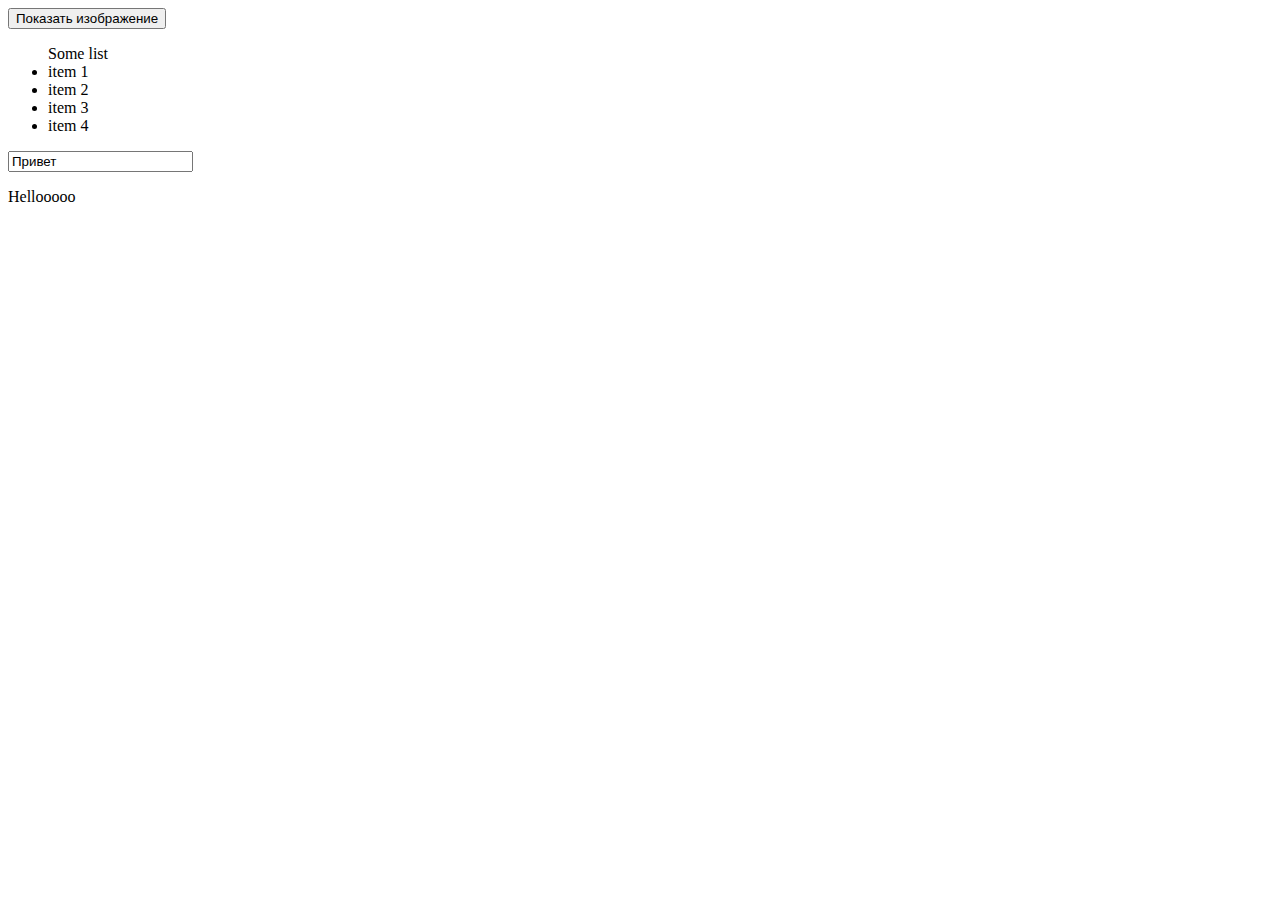
<file: index.html>
<!DOCTYPE html>
<html lang="en">
<head>
    <meta charset="UTF-8">
    <meta name="viewport" content="width=device-width, initial-scale=1.0">
    <title>Document</title>
    <style>
        .one {
            background-color: aqua;
        }

        .two {
            color: brown;
        }
    </style>
</head>
<body>
    <button onclick="showImage()">Показать изображение</button>
    <ul> Some list
        <li>item 1</li>
        <li>item 2</li>
        <li>item 3</li>
        <li>item 4</li>
    </ul>
    <input id= "input" value = "Привет">
    <div id="elem">
        <p>Hellooooo</p>
    </div>

    <!-- <script src="test.js"></script> -->
    <script>
        
    </script>
</body>
</html>
</file>
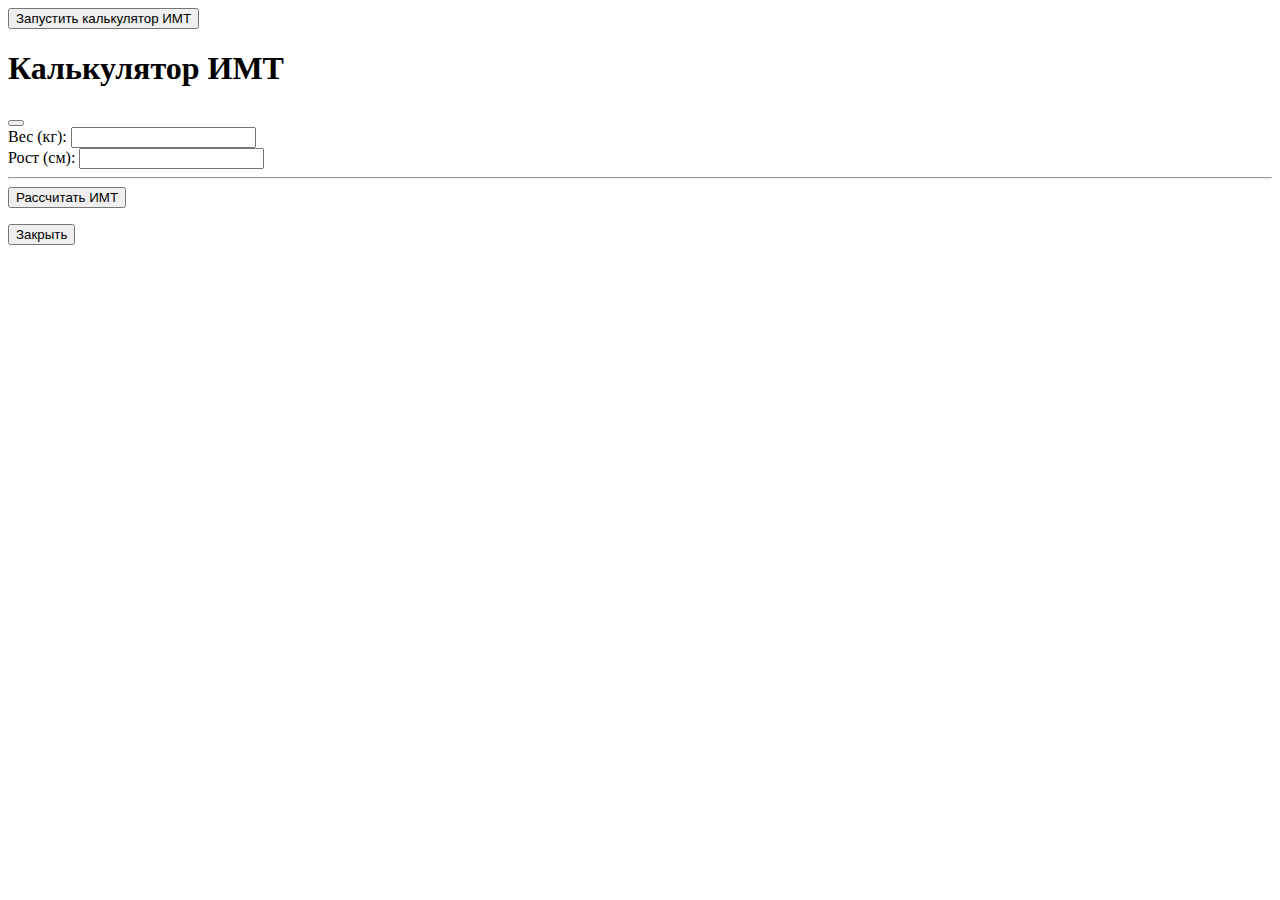
<file: bmi-calculator/index.html>
<!DOCTYPE html>
<html lang="ru">
<head>
    <meta charset="UTF-8">
    <meta name="viewport" content="width=device-width, initial-scale=1.0">
    <title>Калькулятор ИМТ</title>
    <link href="https://cdn.jsdelivr.net/npm/bootstrap@5.3.0/dist/css/bootstrap.min.css" rel="stylesheet" integrity="sha384-9ndCyUaIbzAi2FUVXJi0CjmCapSmO7SnpJef0486qhLnuZ2cdeRhO02iuK6FUUVM" crossorigin="anonymous">
</head>
<body>
    <div class="container min-vw-100 min-vh-100 d-flex justify-content-center align-items-center">
        <!-- Button trigger modal -->
        <button type="button" class="btn btn-primary fw-bold fs-4" data-bs-toggle="modal" data-bs-target="#staticBackdrop">
        Запустить калькулятор ИМТ
        </button>

        <!-- Modal -->
        <div class="modal fade" id="staticBackdrop" data-bs-backdrop="static" data-bs-keyboard="false" tabindex="-1" aria-labelledby="staticBackdropLabel" aria-hidden="true">
            <div class="modal-dialog modal-dialog-centered">
                <div class="modal-content">
                <div class="modal-header">
                    <h1 class="modal-title fs-5" id="staticBackdropLabel">Калькулятор ИМТ</h1>
                    <button type="button" class="btn-close" data-bs-dismiss="modal" aria-label="Close"></button>
                </div>
                <div class="modal-body">
                    <form class="container" action="">
                        <div class="row my-4">
                            <div class="col">
                                <label class="fw-bold fs-4" for="weight-input">Вес (кг):</label>
                                <input type="text" name="weight" id="weight-input">
                            </div>
                            <div class="col">
                                <label class="fw-bold fs-4" for="height-input">Рост (см):</label>
                                <input type="text" name="height" id="height-input">
                            </div>
                        </div>
                    </form>
                    <hr>
                    <button type="button" class="btn btn-primary bmi-btn d-block mx-auto my-4 fw-bold fs-4">Рассчитать ИМТ</button>
                    <p class="bmi-result text-center fs-4"></p>
                </div>
                <div class="modal-footer">
                    <button type="button" class="btn btn-secondary" data-bs-dismiss="modal">Закрыть</button>
                </div>
                </div>
            </div>
        </div>
    </div>

    <script src="bmi.js"></script>
    <script src="https://cdn.jsdelivr.net/npm/bootstrap@5.3.0/dist/js/bootstrap.bundle.min.js" integrity="sha384-geWF76RCwLtnZ8qwWowPQNguL3RmwHVBC9FhGdlKrxdiJJigb/j/68SIy3Te4Bkz" crossorigin="anonymous"></script>
</body>
</html>
</file>
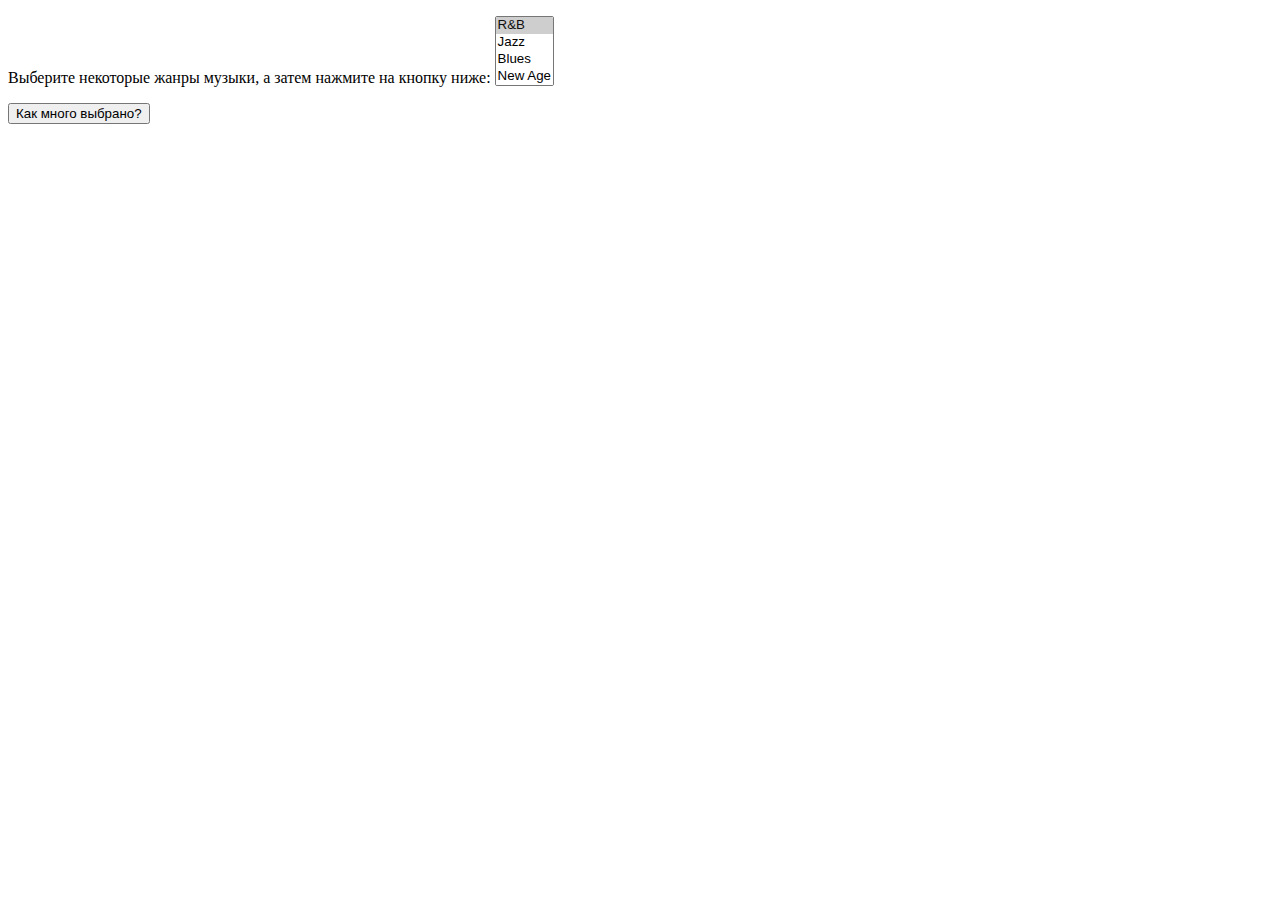
<file: number-of-selected-options/index.html>
<!DOCTYPE html>
<html lang="en">
<head>
    <meta charset="UTF-8">
    <meta name="viewport" content="width=device-width, initial-scale=1.0">
    <title>Document</title>
</head>
<body>
    <form name="selectForm">
        <p>
            <label    abel for="musicTypes">Выберите некоторые жанры музыки, а затем нажмите на кнопку ниже:</label>
            <select id="musicTypes" name="musicTypes" multiple="multiple">
                <option selected="selected">R&B</option>
                <option>Jazz</option>
                <option>Blues</option>
                <option>New Age</option>
                <option>Classical</option>
                <option>Opera</option>
            </select>
        </p>
        <p><input id="btn" type="button" value="Как много выбрано?" /></p>
        <p class="total"></p>
    </form>

    <script src="index.js"></script>
</body>
</html>
</file>
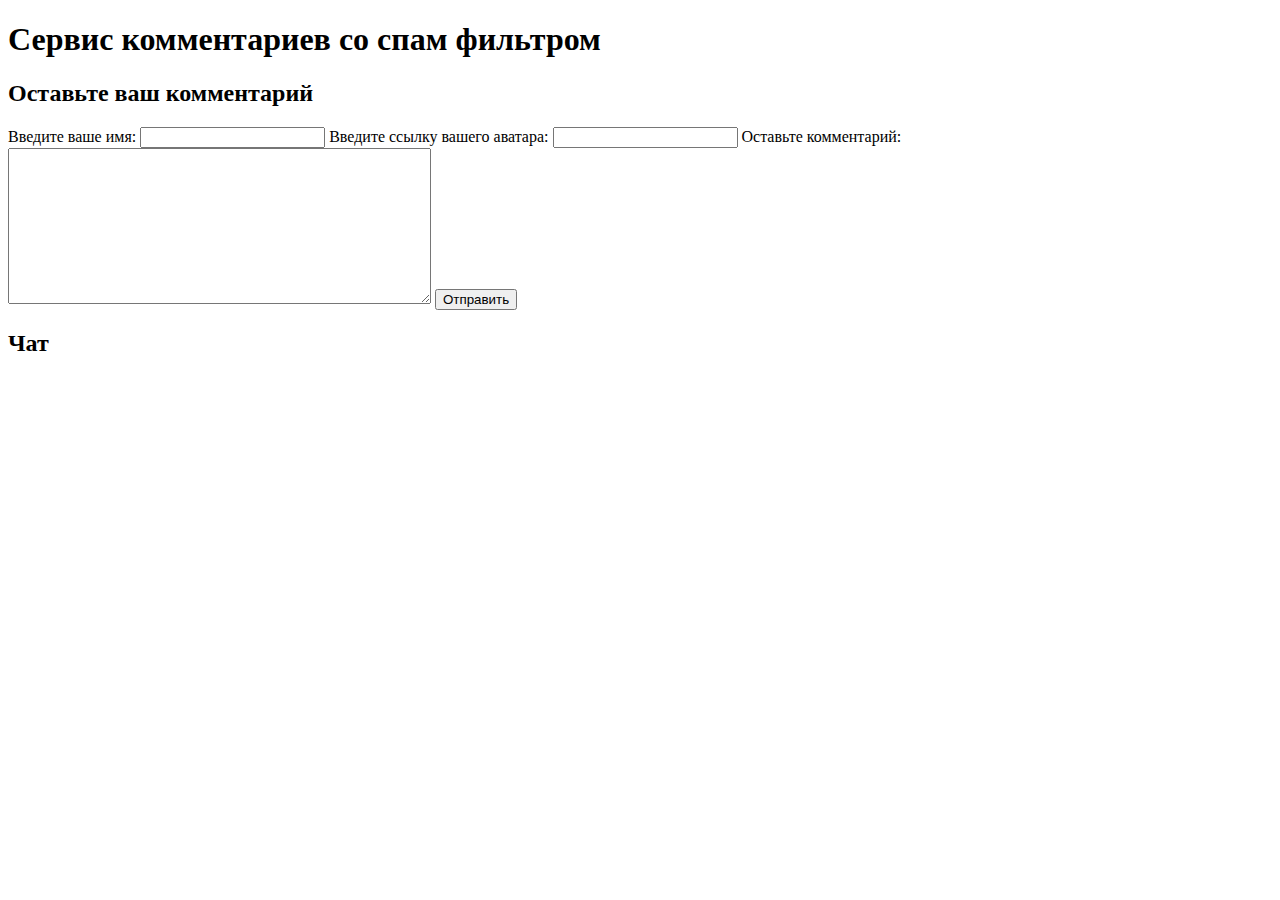
<file: simple-chat/index.html>
<!DOCTYPE html>
<html lang="ru">
<head>
    <meta charset="UTF-8">
    <meta name="viewport" content="width=device-width, initial-scale=1.0">
    <title>Chat</title>
    <link href="https://cdn.jsdelivr.net/npm/bootstrap@5.3.0/dist/css/bootstrap.min.css" rel="stylesheet" integrity="sha384-9ndCyUaIbzAi2FUVXJi0CjmCapSmO7SnpJef0486qhLnuZ2cdeRhO02iuK6FUUVM" crossorigin="anonymous">
</head>
<body>
    <div class="container">
        <h1 class="pt-4 fs-2">Сервис комментариев со спам фильтром</h1>
        <div class="row gx-5">
            <div class="col-md-4">
                <form class="comment-form d-flex flex-column" action="">
                    <h2 class="py-4 fs-3">Оставьте ваш комментарий</h2>
                    <label class="pb-2" for="name-input">Введите ваше имя:</label>
                    <input class="mb-3" type="text" name="" id="name-input">
                    <label class="pb-2" for="link-input">Введите ссылку вашего аватара:</label>
                    <input class="mb-3" type="text" name="" id="link-input">
                    <label class="pb-2" for="comment-input">Оставьте комментарий:</label>
                    <textarea name="" id="comment-input" cols="50" rows="10"></textarea>
                    <button class="btn btn-success mt-4 w-50" type="button">Отправить</button>
                </form>
            </div>
            <div class="chat col-md-8">
                <h2 class="py-4 fs-3">Чат</h2>
            </div>
        </div>
    </div>

    <script src="index.js"></script>
</body>
</html>
</file>
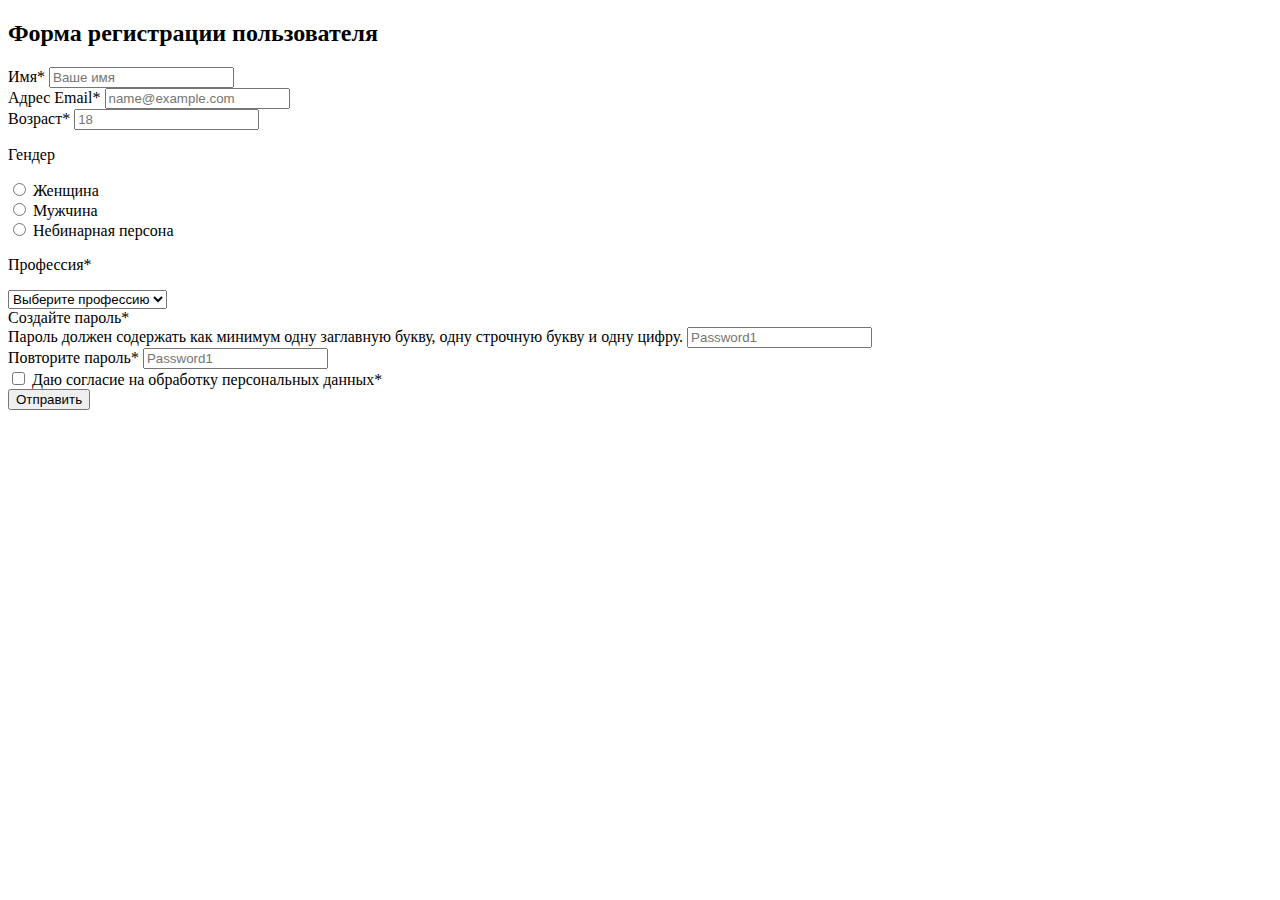
<file: form-validation/form-sample/index.html>
<!DOCTYPE html>
<html lang="ru">
<head>
    <meta charset="UTF-8">
    <meta name="viewport" content="width=device-width, initial-scale=1.0">
    <title>Document</title>
    <link href="https://cdn.jsdelivr.net/npm/bootstrap@5.3.1/dist/css/bootstrap.min.css" rel="stylesheet" integrity="sha384-4bw+/aepP/YC94hEpVNVgiZdgIC5+VKNBQNGCHeKRQN+PtmoHDEXuppvnDJzQIu9" crossorigin="anonymous">
</head>
<body>
    <div class="container">
        <div class="row">
            <div class="col-md-7 col-lg-5 mx-auto">
                <form name="myForm" novalidate>
                    <h2 class="my-4">Форма регистрации пользователя</h2>
                    <div class="mb-3">
                        <label for="form-name" class="form-label">Имя<span class="text-danger">*</span></label>
                        <input type="text" name="name" class="form-control" id="form-name" placeholder="Ваше имя" required minlength="2" maxlength="20" pattern="^[a-zA-Zа-яА-Я ]+$">
                    </div>
                    <div class="mb-3">
                        <label for="form-email" class="form-label">Адрес Email<span class="text-danger">*</span></label>
                        <input type="email" name="email" class="form-control" id="form-email" placeholder="name@example.com" required>
                    </div>
                    <div class="mb-3">
                        <label for="form-age" class="form-label">Возраст<span class="text-danger">*</span></label>
                        <input type="number" name="age" class="form-control" id="form-age" placeholder="18" required>
                    </div>
                    <div class="mb-3">
                        <p>Гендер</p>
                        <div class="form-check">
                            <input class="form-check-input" type="radio" name="gender" id="woman">
                            <label class="form-check-label" for="form-genderF">Женщина</label>
                        </div>
                        <div class="form-check">
                            <input class="form-check-input" type="radio" name="gender" id="man">
                            <label class="form-check-label" for="form-genderM">Мужчина</label>
                        </div>
                        <div class="form-check">
                            <input class="form-check-input" type="radio" name="gender" id="non-binary">
                            <label class="form-check-label" for="form-genderN">Небинарная персона</label>
                        </div>
                    </div>
                    <div class="mb-3">
                        <p>Профессия<span class="text-danger">*</span></p>
                        <select class="form-select" id="form-occupation" name="occupation" required>
                            <option value="" disabled selected hidden>Выберите профессию</option>
                            <option value="doctor">Врач</option>
                            <option value="programmer">Программист</option>
                            <option value="teacher">Учитель</option>
                            <option value="designer">Дизайнер</option>
                            <option value="engineer">Инженер</option>
                            <option value="salesPerson">Продавец</option>
                            <option value="other">Другое</option>
                        </select>
                    </div>
                    <div class="mb-3">
                        <label for="form-password" class="form-label">Создайте пароль<span class="text-danger">*</span><br><span class="fw-light fst-italic">Пароль должен содержать как минимум одну заглавную букву, одну строчную букву и одну цифру.</ш></label>
                        <input type="password" name="password" class="form-control" id="form-password" placeholder="Password1" required minlength="8" pattern="(?=.*\d)(?=.*[a-z])(?=.*[A-Z]).{8,}">
                    </div>
                    <div class="mb-3">
                        <label for="form-password2" class="form-label">Повторите пароль<span class="text-danger">*</span></label>
                        <input type="password" name="passwordRepeat" class="form-control" id="form-password2" placeholder="Password1" required minlength="8" pattern="(?=.*\d)(?=.*[a-z])(?=.*[A-Z]).{8,}">
                    </div>
                    <div class="form-check">
                        <input class="form-check-input" type="checkbox" name="consent" id="form-consent" required>
                        <label class="form-check-label" for="form-consent">Даю согласие на обработку персональных данных<span class="text-danger">*</span></label>
                    </div>
                    <button type="submit" class="btn btn-success my-3">Отправить</button>
                </form>
            </div>
        </div>
    </div>
    
    <script src="index.js"></script>
</body>
</html>
</file>
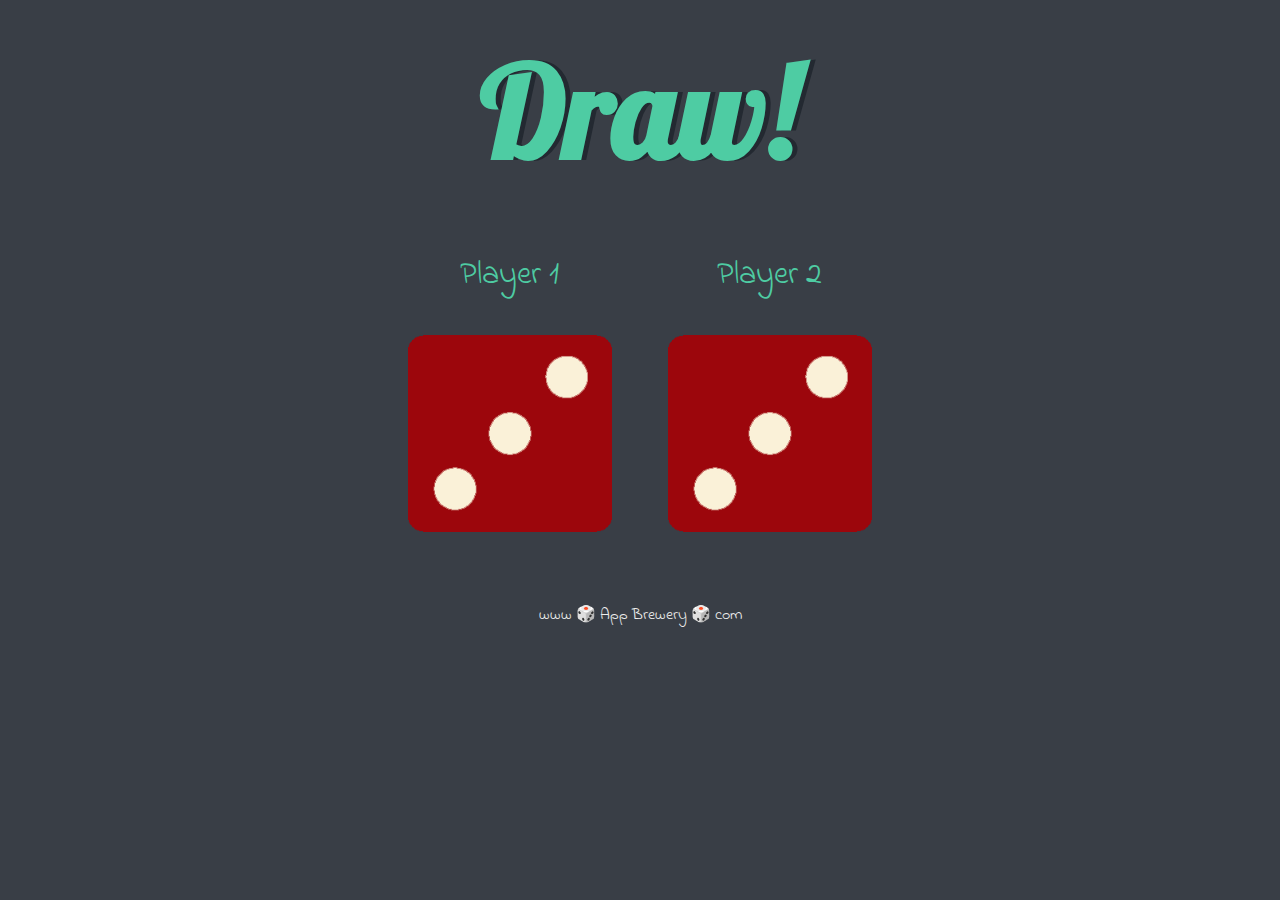
<file: dicee-challenge/dicee.html>
<!DOCTYPE html>
<html lang="en" dir="ltr">
  <head>
    <meta charset="utf-8">
    <title>Dicee</title>
    <link rel="stylesheet" href="styles.css">
    <link href="https://fonts.googleapis.com/css?family=Indie+Flower|Lobster" rel="stylesheet">

  </head>
  <body>

    <div class="container">
      <h1>Refresh Me</h1>

      <div class="dice">
        <p>Player 1</p>
        <img class="img1" src="images/dice6.png">
      </div>

      <div class="dice">
        <p>Player 2</p>
        <img class="img2" src="images/dice6.png">
      </div>

    </div>

    <script src="another-solution.js"></script>
  </body>

  <footer>
    www 🎲 App Brewery 🎲 com
  </footer>
</html>
</file>
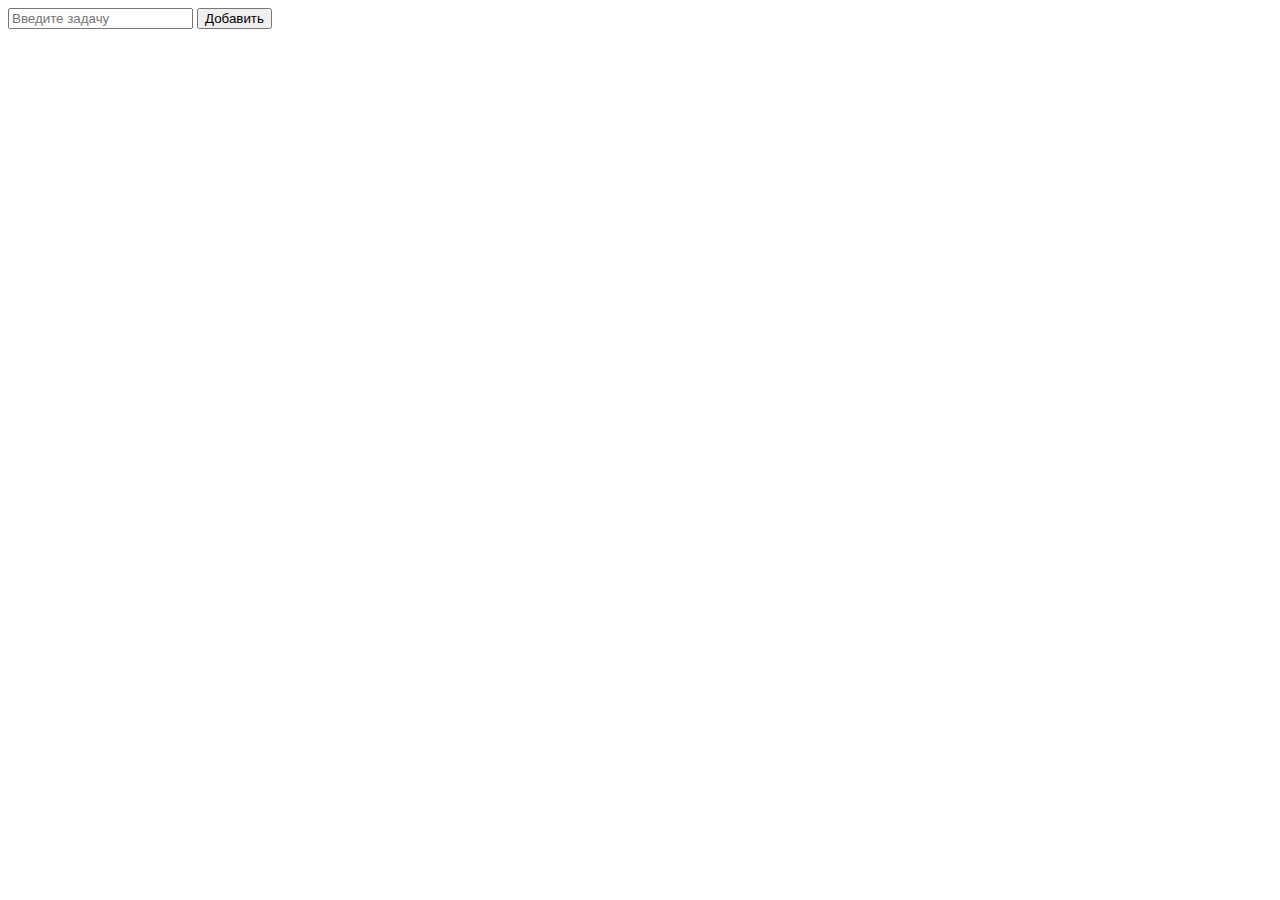
<file: dom/appending-elements.html>
<!DOCTYPE html>
<html lang="en">
<head>
    <meta charset="UTF-8">
    <meta name="viewport" content="width=device-width, initial-scale=1.0">
    <title>Document</title>
</head>
<body>
    <main class="main">
        <div>
                <input type="text" id="taskInput" placeholder="Введите задачу" />
                <button id="addButton">Добавить</button>
        </div>
        <ul id="taskList"></ul>
    </main>

    <script src="appending-elements.js"></script>
</body>
</html>
</file>
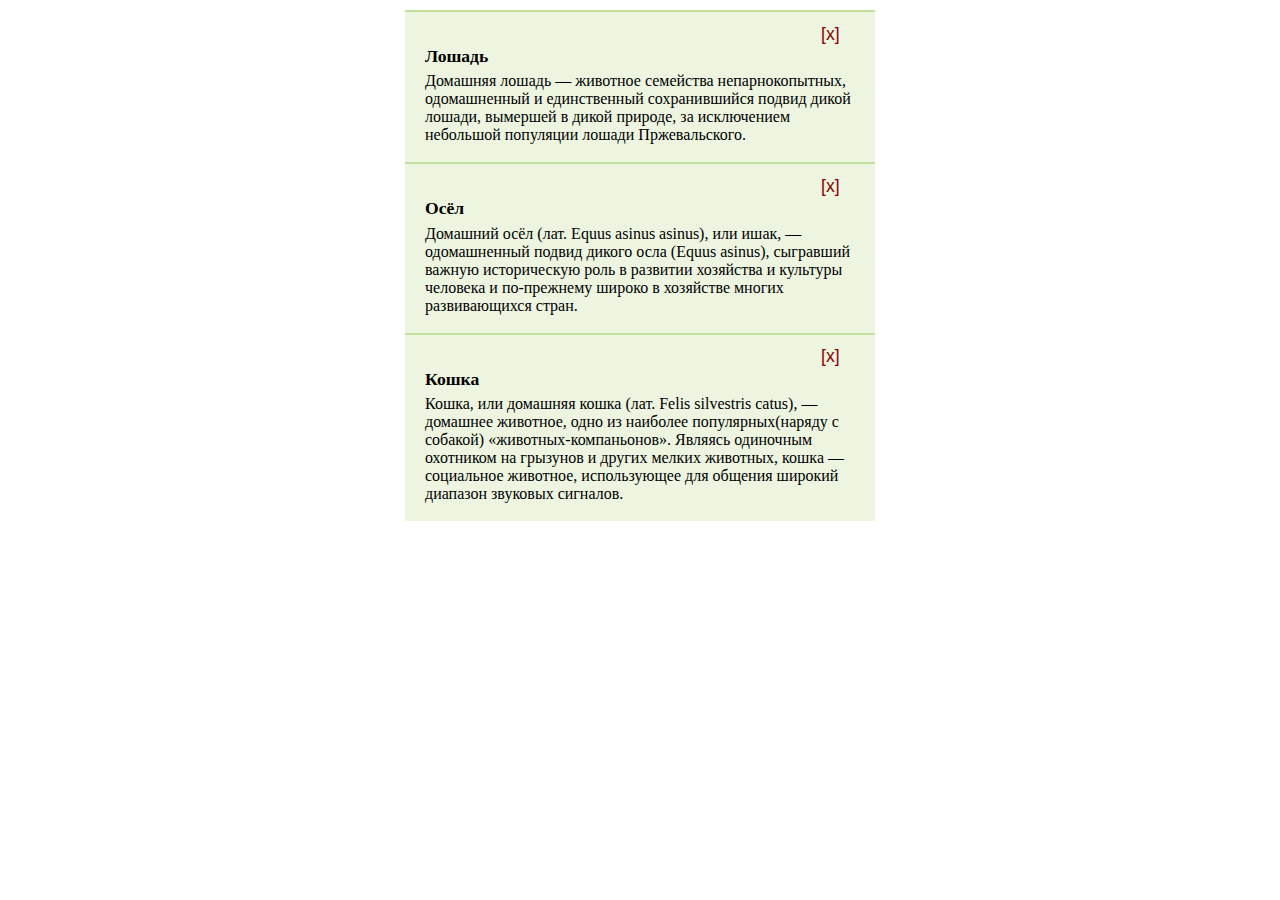
<file: dom/remove-element.html>
<!DOCTYPE html>
<html lang="en">
<head>
    <meta charset="UTF-8">
    <meta name="viewport" content="width=device-width, initial-scale=1.0">
    <title>Document</title>
    <style>
        body {
            margin: 10px auto;
            width: 470px;
        }

        h3 {
            margin: 0;
            padding-bottom: .3em;
            font-size: 1.1em;
        }

        p {
            margin: 0;
            padding: 0 0 .5em;
        }

        .donkey,
        .cat,
        .horse{
            background: #edf5e1;
            padding: 10px 20px 10px;
            border-top: solid 2px #c4df9b;
        }

        .remove-button-horse, .remove-button-cat, .remove-button-donkey {
            position: relative;
            font-size: 110%;
            color: darkred;
            right: -390px;
            width: 24px;
            height: 24px;
            border: none;
            background: transparent;
            cursor: pointer;
        }
    </style>
</head>
<body>
    <div>
        <div class="horse">
            <button class="remove-button-horse">[x]</button>
            <h3>Лошадь</h3>
            <p>Домашняя лошадь — животное семейства непарнокопытных, одомашненный и единственный сохранившийся подвид дикой лошади, вымершей в дикой природе, за исключением небольшой популяции лошади Пржевальского.</p>
        </div>
        <div class="donkey">
            <button class="remove-button-donkey">[x]</button>
            <h3>Осёл</h3>
            <p>Домашний осёл (лат. Equus asinus asinus), или ишак, — одомашненный подвид дикого осла (Equus asinus), сыгравший важную историческую роль в развитии хозяйства и культуры человека и по-прежнему широко в хозяйстве многих развивающихся стран.</p>
        </div>
        <div class="cat">
            <button class="remove-button-cat">[x]</button>
            <h3>Кошка</h3>
            <p>Кошка, или домашняя кошка (лат. Felis silvestris catus), — домашнее животное, одно из наиболее популярных(наряду с собакой) «животных-компаньонов». Являясь одиночным охотником на грызунов и других мелких животных, кошка — социальное животное, использующее для общения широкий диапазон звуковых сигналов.</p>
        </div>
    </div>

    <script src="remove-element.js"></script>
</body>
</html>
</file>
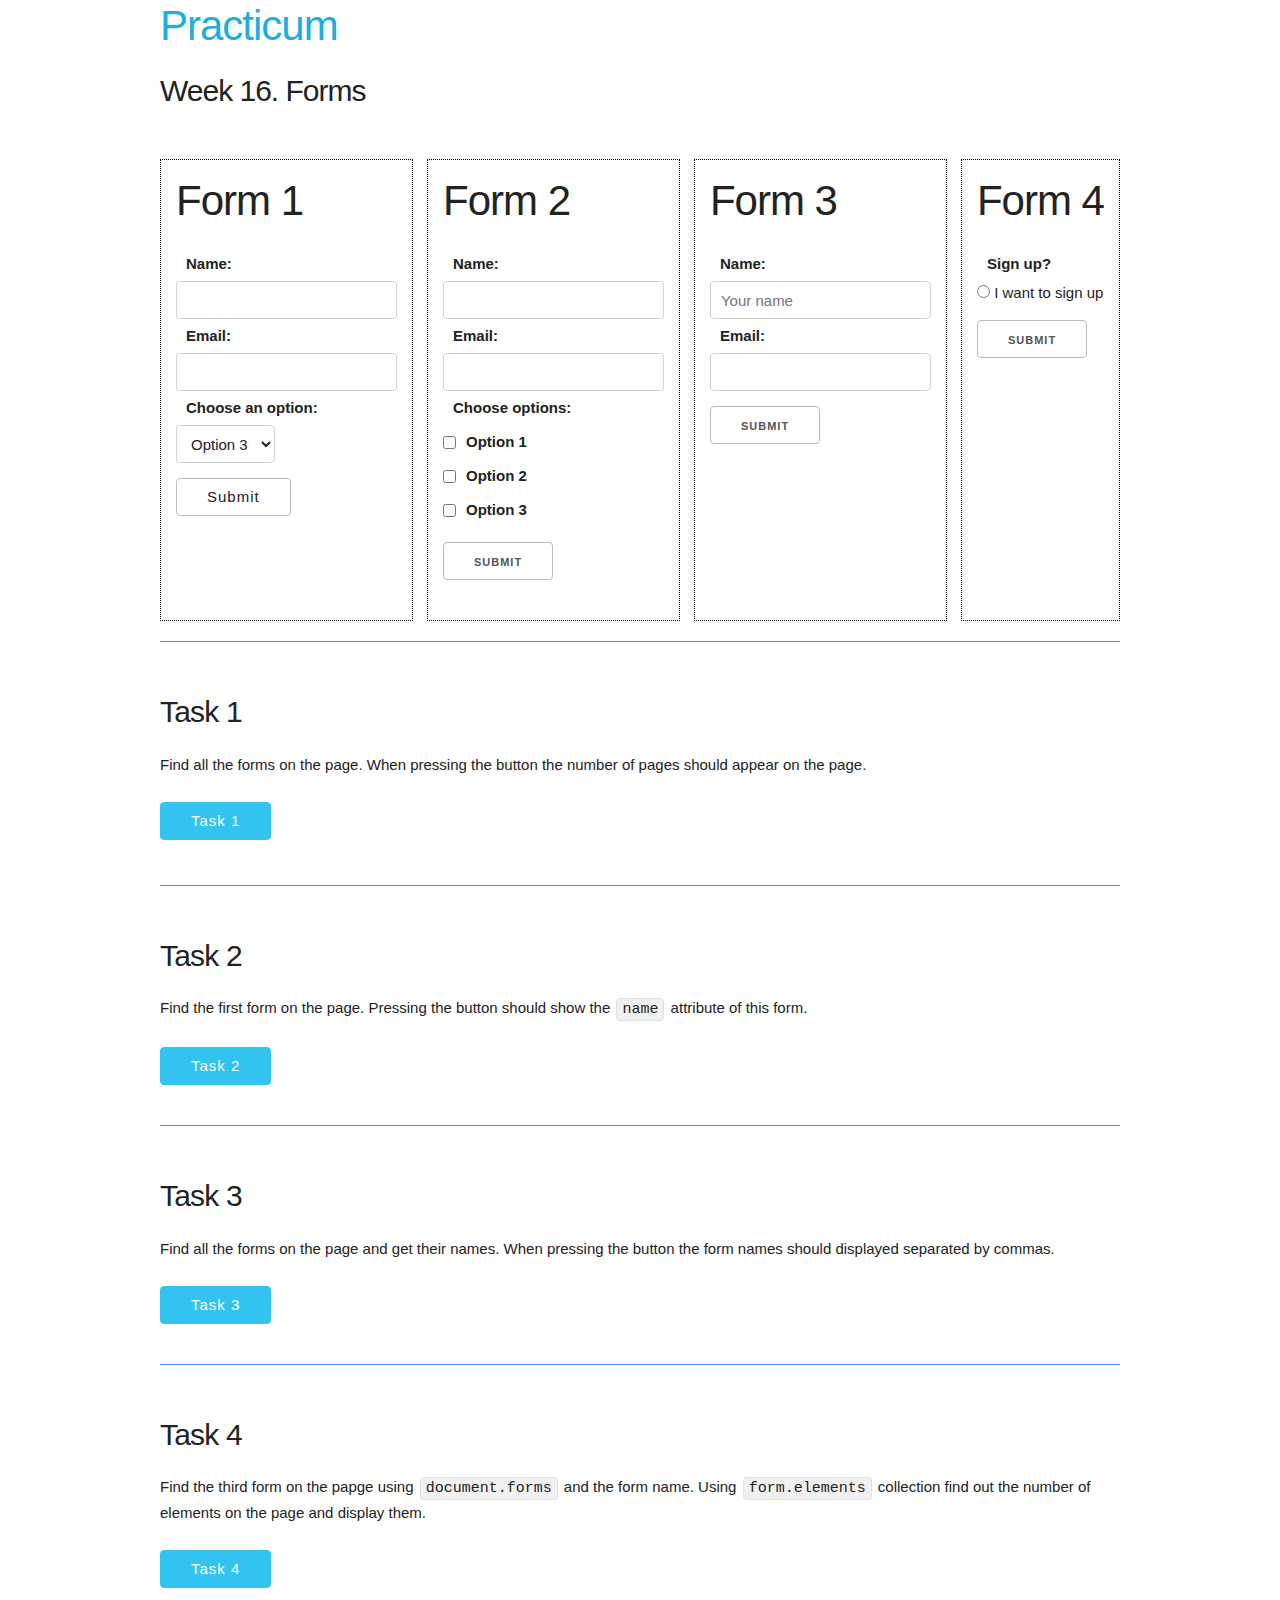
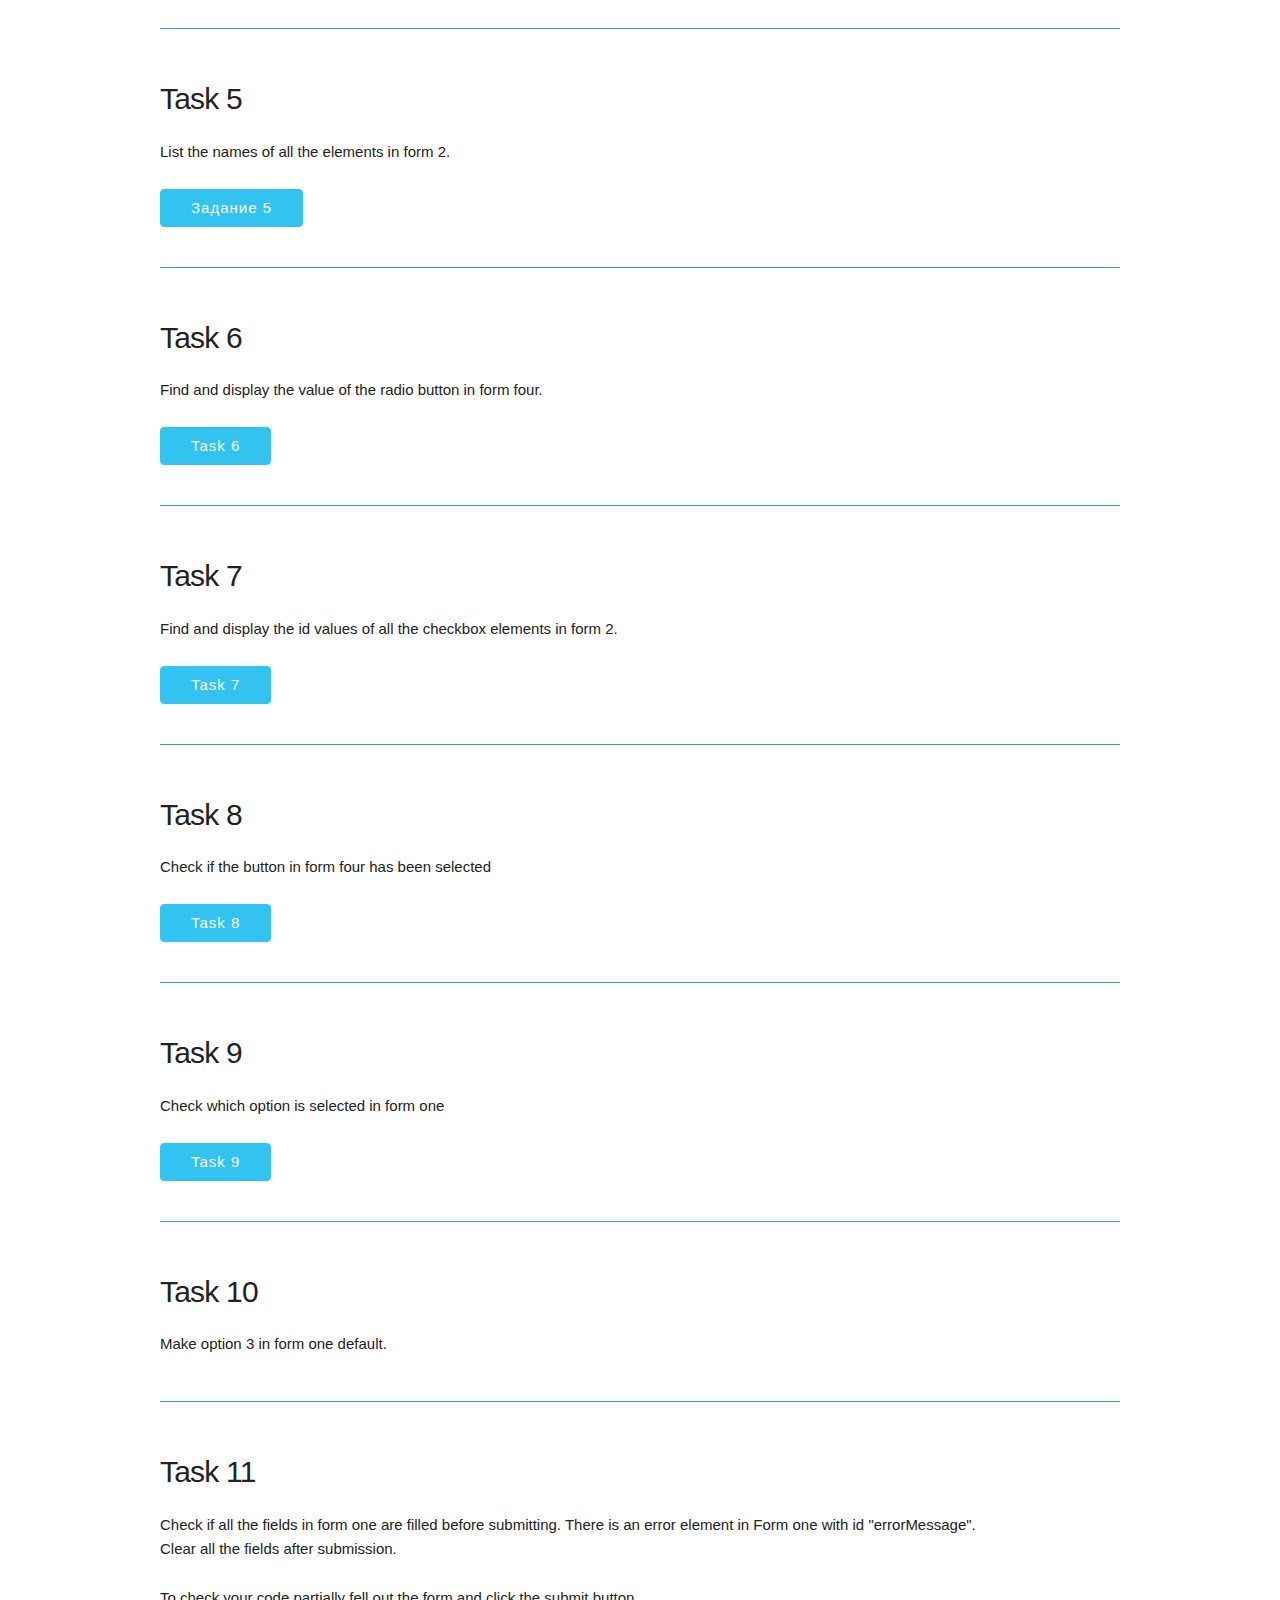
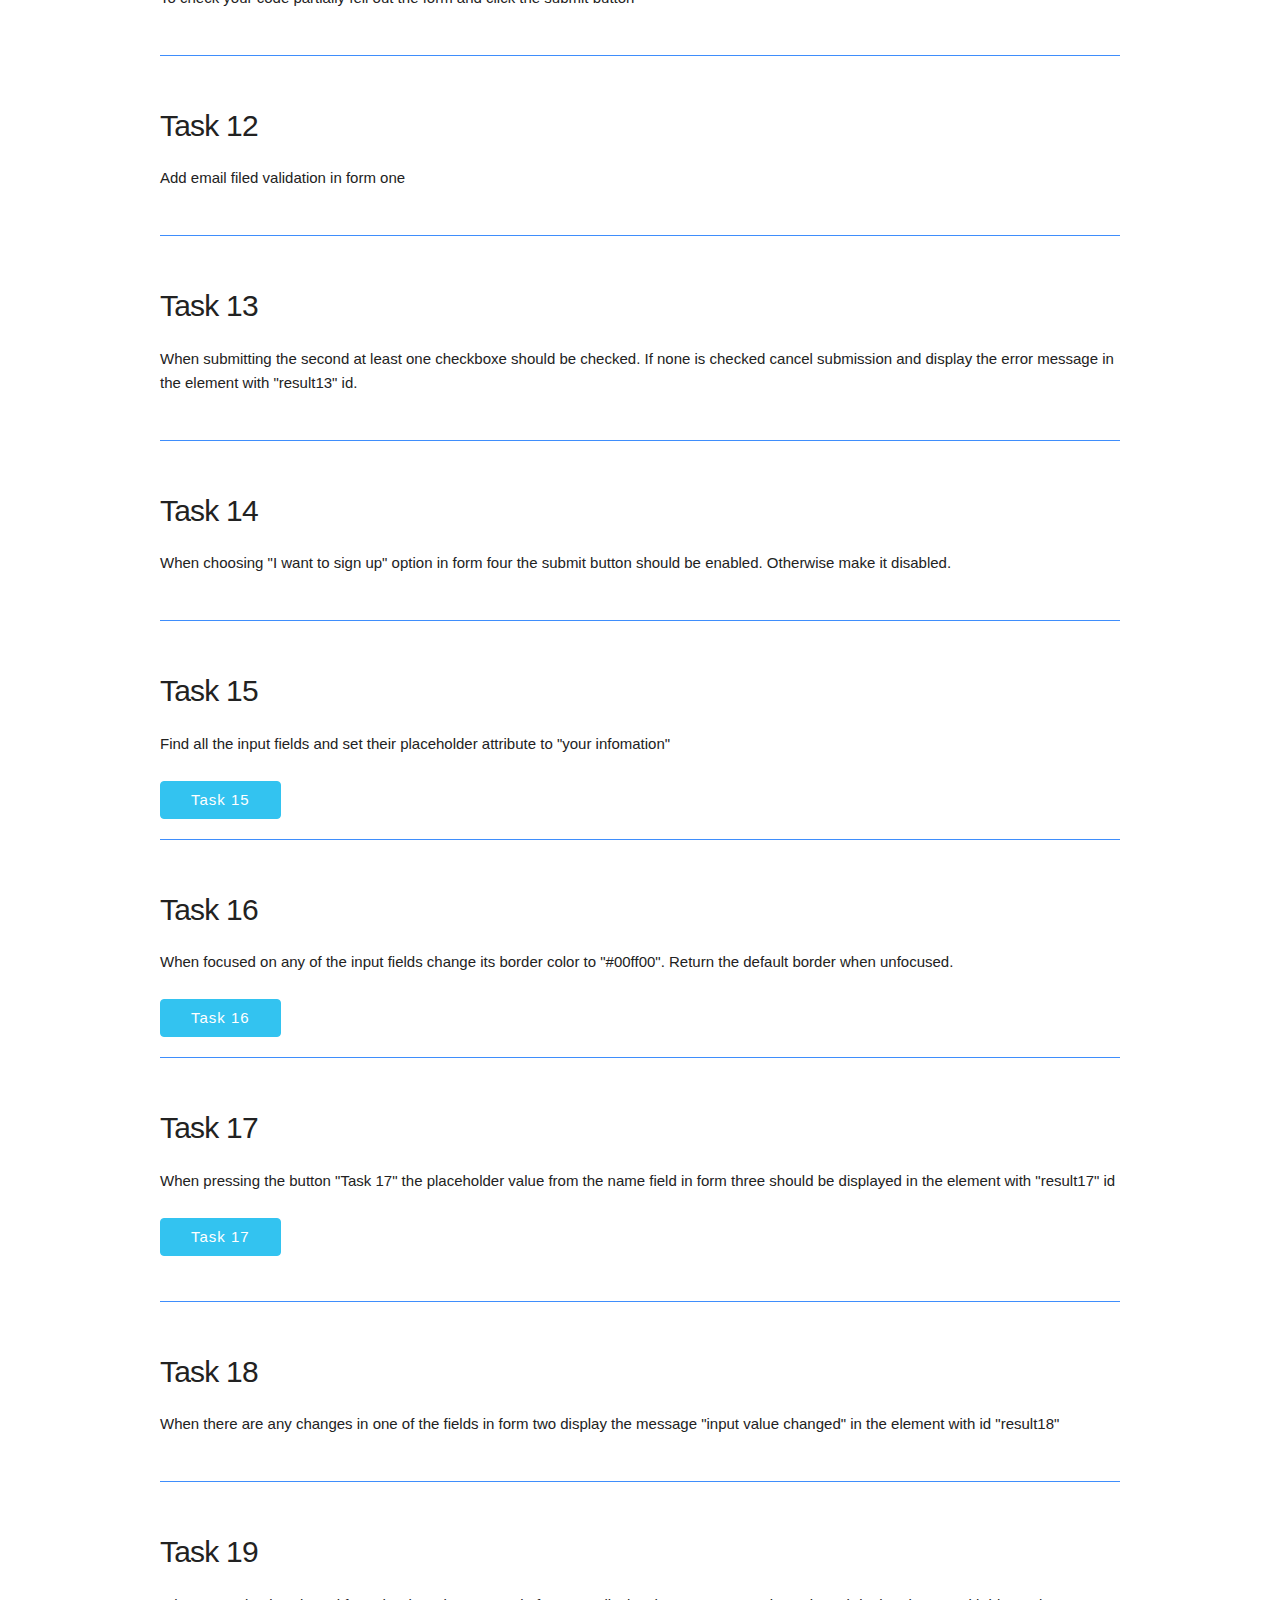
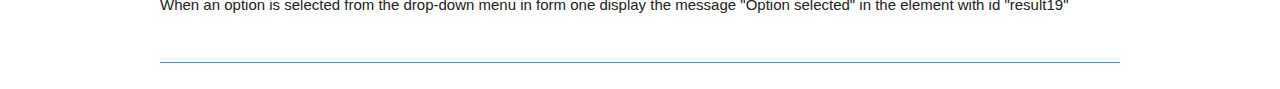
<file: form-validation/practice/week16.html>
<!DOCTYPE html>
<html lang="ru">
  <head>
    <meta charset="UTF-8" />
    <meta name="viewport" content="width=device-width, initial-scale=1.0" />
    <meta http-equiv="X-UA-Compatible" content="ie=edge" />
    <title>JS 2.0. Практикум.</title>
    <link rel="stylesheet" href="./assets/style.css" />
    <link rel="stylesheet" href="assets/skeleton.css" />
    <link rel="stylesheet" href="assets/normalize.css" />
  </head>

  <body>
    <div class="container">
      <h2><a>Practicum</a></h2>
      <h1>Week 16. Forms</h1>

      <section class="formsAll">
        <div class="form">
          <h2>Form 1</h2>
          <form name="formOne" class="firstForm">
            <label for="firstName" class="form__label">Name:</label>
            <input
              type="text"
              id="firstName"
              name="firstName"
              class="form__input"
            />
            <br />

            <label for="firstEmail" class="form__label">Email:</label>
            <input
              type="email"
              id="firstEmail"
              name="firstEmail"
              class="form__input"
            />
            <br />

            <label for="firstSelect" class="form__label"
              >Choose an option:</label
            >
            <select id="firstSelect" name="firstSelect" class="form__select">
              <option value="Option 1">Option 1</option>
              <option value="Option 2">Option 2</option>
              <option value="Option 3">Option 3</option>
            </select>
            <br />

            <button type="submit" name="firstButton" class="form__submit">
              Submit
            </button>
            <p class="error-message" id="errorMessage"></p>
          </form>
        </div>

        <div class="form">
          <h2>Form 2</h2>
          <form name="formTwo" class="secondForm">
            <label for="secondName" class="form__label">Name:</label>
            <input
              type="text"
              id="secondName"
              name="secondName"
              class="form__input"
            />
            <br />

            <label for="secondEmail" class="form__label">Email:</label>
            <input
              type="email"
              id="secondEmail"
              name="secondEmail"
              class="form__input"
            />
            <br />

            <label class="form__label">Choose options:</label>

            <div class="flex">
              <input
                type="checkbox"
                id="checkbox1"
                name="checkboxOne"
                class="form__checkbox"
              />
              <label for="checkbox1">Option 1</label>
            </div>

            <div class="flex">
              <input
                type="checkbox"
                id="checkbox2"
                name="checkboxTwo"
                class="form__checkbox"
              />
              <label for="checkbox2">Option 2</label>
            </div>

            <div class="flex">
              <input
                type="checkbox"
                id="checkbox3"
                name="checkboxThree"
                class="form__checkbox"
              />
              <label for="checkbox3">Option 3</label>
            </div>

            <input
              name="secondButton"
              type="submit"
              value="Submit"
              class="form__submit"
            />
          </form>
        </div>

        <div class="form">
          <h2>Form 3</h2>
          <form name="formThree" class="thirdForm">
            <label for="thirdName" class="form__label">Name:</label>
            <input
              type="text"
              id="thirdName"
              name="thirdName"
              class="form__input"
              placeholder="Your name"
            />
            <br />

            <label for="thirdEmail" class="form__label">Email:</label>
            <input
              type="email"
              id="thirdEmail"
              name="thirdEmail"
              class="form__input"
            />
            <br />

            <input
              type="submit"
              name="thirdButton"
              value="Submit"
              class="form__submit"
            />
          </form>
        </div>

        <div class="form">
          <h2>Form 4</h2>
          <form name="lastForm" class="fourthForm">
            <label class="form__label">Sign up?</label>
            <input
              type="radio"
              name="fourthName"
              value="I want to sign up"
              class="form__input"
            />
            <span>I want to sign up</span>
            <br />

            <input
              type="submit"
              name="fourthButton"
              value="Submit"
              class="form__submit b-13"
            />
            <p id="practicum13"></p>
          </form>
        </div>
      </section>

      <section>
        <h4>Task 1</h4>
        <p>
          Find all the forms on the page. When pressing the button the number of
          pages should appear on the page.
        </p>
        <button class="button-primary b-1">Task 1</button>
        <p id="practicum"></p>
      </section>

      <section>
        <h4>Task 2</h4>
        <p>
          Find the first form on the page. Pressing the button should show the
          <code>name</code>
          attribute of this form.
        </p>
        <button class="button-primary b-2">Task 2</button>
        <div class="pr"><span id="practicum2"></span></div>
      </section>

      <section>
        <h4>Task 3</h4>
        <p>
          Find all the forms on the page and get their names. When pressing the
          button the form names should displayed separated by commas.
        </p>
        <button class="button-primary b-3">Task 3</button>
        <div class="pr"><span id="practicum3"></span></div>
      </section>

      <section>
        <h4>Task 4</h4>
        <p>
          Find the third form on the papge using
          <code>document.forms</code>
          and the form name. Using
          <code>form.elements</code> collection find out the number of elements
          on the page and display them.
        </p>
        <button class="button-primary b-4">Task 4</button>
        <div class="pr"><span id="practicum4"></span></div>
      </section>

      <section>
        <h4>Task 5</h4>
        <p>List the names of all the elements in form 2.</p>
        <button class="button-primary b-5">Задание 5</button>

        <div class="pr"><span id="practicum5"></span></div>
      </section>

      <section>
        <h4>Task 6</h4>
        <p>Find and display the value of the radio button in form four.</p>
        <button class="button-primary b-6">Task 6</button>
        <div class="pr"><span id="practicum6"></span></div>
      </section>

      <section>
        <h4>Task 7</h4>
        <p>
          Find and display the id values of all the checkbox elements in form 2.
        </p>
        <button class="button-primary b-7">Task 7</button>
        <div class="pr"><span id="practicum7"></span></div>
      </section>

      <section>
        <h4>Task 8</h4>
        <p>Check if the button in form four has been selected</p>
        <button class="button-primary b-8">Task 8</button>
        <div class="pr"><span id="practicum8"></span></div>
      </section>

      <section>
        <h4>Task 9</h4>
        <p>Check which option is selected in form one</p>
        <button class="button-primary b-9">Task 9</button>
        <div class="pr"><span id="practicum9"></span></div>
      </section>

      <section>
        <h4>Task 10</h4>
        <p>Make option 3 in form one default.</p>
      </section>

      <section>
        <h4>Task 11</h4>
        <p>
          Check if all the fields in form one are filled before submitting.
          There is an error element in Form one with id "errorMessage". <br />
          Clear all the fields after submission.
        </p>
        <p>
          To check your code partially fell out the form and click the submit
          button
        </p>
      </section>

      <section>
        <h4>Task 12</h4>
        <p>Add email filed validation in form one</p>
      </section>

      <section>
        <h4>Task 13</h4>
        <p>
          When submitting the second at least one checkboxe should be checked.
          If none is checked cancel submission and display the error message in
          the element with "result13" id.
        </p>
        <p class="pr" id="result13"></p>
      </section>

      <section>
        <h4>Task 14</h4>
        <p>
          When choosing "I want to sign up" option in form four the submit
          button should be enabled. Otherwise make it disabled.
        </p>
      </section>

      <section>
        <h4>Task 15</h4>
        <p>
          Find all the input fields and set their placeholder attribute to "your
          infomation"
        </p>
        <button class="button-primary b-15">Task 15</button>
      </section>

      <section>
        <h4>Task 16</h4>
        <p>
          When focused on any of the input fields change its border color to
          "#00ff00". Return the default border when unfocused.
        </p>
        <button class="button-primary b-16">Task 16</button>
      </section>

      <section>
        <h4>Task 17</h4>
        <p>
          When pressing the button "Task 17" the placeholder value from the name
          field in form three should be displayed in the element with "result17"
          id
        </p>
        <button class="button-primary b-17">Task 17</button>
        <p class="pr" id="result17"></p>
      </section>

      <section>
        <h4>Task 18</h4>
        <p>
          When there are any changes in one of the fields in form two display
          the message "input value changed" in the element with id "result18"
        </p>
        <p class="pr" id="result18"></p>
      </section>

      <section>
        <h4>Task 19</h4>
        <p>
          When an option is selected from the drop-down menu in form one display
          the message "Option selected" in the element with id "result19"
        </p>
        <p class="pr" id="result19"></p>
      </section>
    </div>

    <script src="./week16.js"></script>
  </body>
</html>
</file>
<file: dicee-challenge/styles.css>
.container {
  width: 70%;
  margin: auto;
  text-align: center;
}

.dice {
  text-align: center;
  display: inline-block;

}

body {
  background-color: #393E46;
}

h1 {
  margin: 30px;
  font-family: 'Lobster', cursive;
  text-shadow: 5px 0 #232931;
  font-size: 8rem;
  color: #4ECCA3;
}

p {
  font-size: 2rem;
  color: #4ECCA3;
  font-family: 'Indie Flower', cursive;
}

img {
  width: 80%;
}

footer {
  margin-top: 5%;
  color: #EEEEEE;
  text-align: center;
  font-family: 'Indie Flower', cursive;

}
</file>
<file: form-validation/practice/assets/style.css>
body {
	font-size: 18px;
}

h1 {
	font-size: 2.5rem;
}

h2 {
	font-size: 2.1rem;
}

h3 {
	font-size: 1.9rem;
}

h4 {
	font-size: 1.2rem;
	font-weight: bold;
}

h1.site-title {
	font-size: 1.5rem;
}

h2.site-title {
	font-size: 1.3rem;
}

section h3 {
	font-size: 1.1rem;
	text-transform: uppercase;
}

section {
	margin: 30px 0;
	padding: 20px 0;
	border-bottom: 1px solid #3f8efc;
}

.out-1,
.out-2,
.out-3,
.out-4,
.out-5,
.out-6,
.out-7,
.out-8,
.out-9,
.out-10,
.out-11,
.out-12,
.out-13,
.out-14,
.out-15,
.out-16,
.out-17,
.out-18,
.out-19,
.out-20,
.out-21,
.out-22,
.out-23,
.out-24,
.out-25,
.out-26,
.out-27,
.out-28,
.out-29,
.out-30 {
	background: #dcdcdc;
	padding: 10px;
}

.text-orange {
	color: orange;
}

.bg-orange {
	background: orange;
}

pre {
	background: #bfd8ff;
	padding: 10px;
}

pre,
blockquote,
dl,
figure,
table,
p,
ul,
ol,
form {
	margin-bottom: 1.5rem;
}

.cd {
	font-family: monospace;
	background: aliceblue;
	padding-left: 15px;
	border-left: 2px solid #33c3f0;
}

div.section {
	border-top: 1px solid #c0c0c0;
	border-bottom: 1px solid #c0c0c0;
	margin: 20px 0;
	padding: 20px 0;
}

#practicum,
.pr,
#practicum4 {
	margin-top: 20px;
}

.resizeable {
	background-color: #3f8efc;
	width: 200px;
	height: 100px;
	transition: width 0.3s, height 0.3s;
	cursor: pointer;
}

.resizeable.large {
	background-color: #33c3f0;
	width: 400px;
	height: 200px;
}

.practicum15 {
	border: 2px solid black;
	background-color: red;
	width: 200px;
	height: 100px;
}

#practicum15,
#practicum17 {
	border: 2px solid black;
	width: 200px;
	height: 100px;
}

.high {
	background-color: yellow;
	width: 200px;
	height: 100px;
}

.practicum16 {
	width: 200px;
	height: 100px;
	background-color: red;
}

.color {
	background-color: pink;
}

.active {
	color: red;
}

.parent {
	padding: 10px;
}

.formsAll {
	display: flex;
	justify-content: space-between;
}

.form {
	border: 1px dotted black;
	padding: 15px;
}

.flex {
	display: flex;
	align-items: center;
}

label {
	padding: 5px 0 0 10px;
}

.fourthName {
	color: grey;
}

.error-message {
	width: 180px;
	color: red;
}

.form__submit {
	margin-top: 15px;
}
</file>
<file: form-validation/practice/assets/skeleton.css>
/*
* Skeleton V2.0.4
* Copyright 2014, Dave Gamache
* www.getskeleton.com
* Free to use under the MIT license.
* http://www.opensource.org/licenses/mit-license.php
* 12/29/2014
*/


/* Table of contents
––––––––––––––––––––––––––––––––––––––––––––––––––
- Grid
- Base Styles
- Typography
- Links
- Buttons
- Forms
- Lists
- Code
- Tables
- Spacing
- Utilities
- Clearing
- Media Queries
*/


/* Grid
–––––––––––––––––––––––––––––––––––––––––––––––––– */
.container {
  position: relative;
  width: 100%;
  max-width: 960px;
  margin: 0 auto;
  padding: 0 20px;
  box-sizing: border-box; }
.column,
.columns {
  width: 100%;
  float: left;
  box-sizing: border-box; }

/* For devices larger than 400px */
@media (min-width: 400px) {
  .container {
    width: 85%;
    padding: 0; }
}

/* For devices larger than 550px */
@media (min-width: 550px) {
  .container {
    width: 80%; }
  .column,
  .columns {
    margin-left: 4%; }
  .column:first-child,
  .columns:first-child {
    margin-left: 0; }

  .one.column,
  .one.columns                    { width: 4.66666666667%; }
  .two.columns                    { width: 13.3333333333%; }
  .three.columns                  { width: 22%;            }
  .four.columns                   { width: 30.6666666667%; }
  .five.columns                   { width: 39.3333333333%; }
  .six.columns                    { width: 48%;            }
  .seven.columns                  { width: 56.6666666667%; }
  .eight.columns                  { width: 65.3333333333%; }
  .nine.columns                   { width: 74.0%;          }
  .ten.columns                    { width: 82.6666666667%; }
  .eleven.columns                 { width: 91.3333333333%; }
  .twelve.columns                 { width: 100%; margin-left: 0; }

  .one-third.column               { width: 30.6666666667%; }
  .two-thirds.column              { width: 65.3333333333%; }

  .one-half.column                { width: 48%; }

  /* Offsets */
  .offset-by-one.column,
  .offset-by-one.columns          { margin-left: 8.66666666667%; }
  .offset-by-two.column,
  .offset-by-two.columns          { margin-left: 17.3333333333%; }
  .offset-by-three.column,
  .offset-by-three.columns        { margin-left: 26%;            }
  .offset-by-four.column,
  .offset-by-four.columns         { margin-left: 34.6666666667%; }
  .offset-by-five.column,
  .offset-by-five.columns         { margin-left: 43.3333333333%; }
  .offset-by-six.column,
  .offset-by-six.columns          { margin-left: 52%;            }
  .offset-by-seven.column,
  .offset-by-seven.columns        { margin-left: 60.6666666667%; }
  .offset-by-eight.column,
  .offset-by-eight.columns        { margin-left: 69.3333333333%; }
  .offset-by-nine.column,
  .offset-by-nine.columns         { margin-left: 78.0%;          }
  .offset-by-ten.column,
  .offset-by-ten.columns          { margin-left: 86.6666666667%; }
  .offset-by-eleven.column,
  .offset-by-eleven.columns       { margin-left: 95.3333333333%; }

  .offset-by-one-third.column,
  .offset-by-one-third.columns    { margin-left: 34.6666666667%; }
  .offset-by-two-thirds.column,
  .offset-by-two-thirds.columns   { margin-left: 69.3333333333%; }

  .offset-by-one-half.column,
  .offset-by-one-half.columns     { margin-left: 52%; }

}


/* Base Styles
–––––––––––––––––––––––––––––––––––––––––––––––––– */
/* NOTE
html is set to 62.5% so that all the REM measurements throughout Skeleton
are based on 10px sizing. So basically 1.5rem = 15px :) */
html {
  font-size: 62.5%; }
body {
  font-size: 1.5em; /* currently ems cause chrome bug misinterpreting rems on body element */
  line-height: 1.6;
  font-weight: 400;
  font-family: "Raleway", "HelveticaNeue", "Helvetica Neue", Helvetica, Arial, sans-serif;
  color: #222; }


/* Typography
–––––––––––––––––––––––––––––––––––––––––––––––––– */
h1, h2, h3, h4, h5, h6 {
  margin-top: 0;
  margin-bottom: 2rem;
  font-weight: 300; }
h1 { font-size: 4.0rem; line-height: 1.2;  letter-spacing: -.1rem;}
h2 { font-size: 3.6rem; line-height: 1.25; letter-spacing: -.1rem; }
h3 { font-size: 3.0rem; line-height: 1.3;  letter-spacing: -.1rem; }
h4 { font-size: 2.4rem; line-height: 1.35; letter-spacing: -.08rem; }
h5 { font-size: 1.8rem; line-height: 1.5;  letter-spacing: -.05rem; }
h6 { font-size: 1.5rem; line-height: 1.6;  letter-spacing: 0; }

/* Larger than phablet */
@media (min-width: 550px) {
  h1 { font-size: 5.0rem; }
  h2 { font-size: 4.2rem; }
  h3 { font-size: 3.6rem; }
  h4 { font-size: 3.0rem; }
  h5 { font-size: 2.4rem; }
  h6 { font-size: 1.5rem; }
}

p {
  margin-top: 0; }


/* Links
–––––––––––––––––––––––––––––––––––––––––––––––––– */
a {
  color: #1EAEDB; }
a:hover {
  color: #0FA0CE; }


/* Buttons
–––––––––––––––––––––––––––––––––––––––––––––––––– */
.button,
button,
input[type="submit"],
input[type="reset"],
input[type="button"] {
  display: inline-block;
  height: 38px;
  padding: 0 30px;
  color: #555;
  text-align: center;
  font-size: 11px;
  font-weight: 600;
  line-height: 38px;
  letter-spacing: .1rem;
  text-transform: uppercase;
  text-decoration: none;
  white-space: nowrap;
  background-color: transparent;
  border-radius: 4px;
  border: 1px solid #bbb;
  cursor: pointer;
  box-sizing: border-box; }
.button:hover,
button:hover,
input[type="submit"]:hover,
input[type="reset"]:hover,
input[type="button"]:hover,
.button:focus,
button:focus,
input[type="submit"]:focus,
input[type="reset"]:focus,
input[type="button"]:focus {
  color: #333;
  border-color: #888;
  outline: 0; }
.button.button-primary,
button.button-primary,
input[type="submit"].button-primary,
input[type="reset"].button-primary,
input[type="button"].button-primary {
  color: #FFF;
  background-color: #33C3F0;
  border-color: #33C3F0; }
.button.button-primary:hover,
button.button-primary:hover,
input[type="submit"].button-primary:hover,
input[type="reset"].button-primary:hover,
input[type="button"].button-primary:hover,
.button.button-primary:focus,
button.button-primary:focus,
input[type="submit"].button-primary:focus,
input[type="reset"].button-primary:focus,
input[type="button"].button-primary:focus {
  color: #FFF;
  background-color: #1EAEDB;
  border-color: #1EAEDB; }


/* Forms
–––––––––––––––––––––––––––––––––––––––––––––––––– */
input[type="email"],
input[type="number"],
input[type="search"],
input[type="text"],
input[type="tel"],
input[type="url"],
input[type="password"],
textarea,
select {
  height: 38px;
  padding: 6px 10px; /* The 6px vertically centers text on FF, ignored by Webkit */
  background-color: #fff;
  border: 1px solid #D1D1D1;
  border-radius: 4px;
  box-shadow: none;
  box-sizing: border-box; }
/* Removes awkward default styles on some inputs for iOS */
input[type="email"],
input[type="number"],
input[type="search"],
input[type="text"],
input[type="tel"],
input[type="url"],
input[type="password"],
textarea {
  -webkit-appearance: none;
     -moz-appearance: none;
          appearance: none; }
textarea {
  min-height: 65px;
  padding-top: 6px;
  padding-bottom: 6px; }
input[type="email"]:focus,
input[type="number"]:focus,
input[type="search"]:focus,
input[type="text"]:focus,
input[type="tel"]:focus,
input[type="url"]:focus,
input[type="password"]:focus,
textarea:focus,
select:focus {
  border: 1px solid #33C3F0;
  outline: 0; }
label,
legend {
  display: block;
  margin-bottom: .5rem;
  font-weight: 600; }
fieldset {
  padding: 0;
  border-width: 0; }
input[type="checkbox"],
input[type="radio"] {
  display: inline; }
label > .label-body {
  display: inline-block;
  margin-left: .5rem;
  font-weight: normal; }


/* Lists
–––––––––––––––––––––––––––––––––––––––––––––––––– */
ul {
  list-style: circle inside; }
ol {
  list-style: decimal inside; }
ol, ul {
  padding-left: 0;
  margin-top: 0; }
ul ul,
ul ol,
ol ol,
ol ul {
  margin: 1.5rem 0 1.5rem 3rem;
  font-size: 90%; }
li {
  margin-bottom: 1rem; }


/* Code
–––––––––––––––––––––––––––––––––––––––––––––––––– */
code {
  padding: .2rem .5rem;
  margin: 0 .2rem;
  font-size: 90%;
  white-space: nowrap;
  background: #F1F1F1;
  border: 1px solid #E1E1E1;
  border-radius: 4px; }
pre > code {
  display: block;
  padding: 1rem 1.5rem;
  white-space: pre; }


/* Tables
–––––––––––––––––––––––––––––––––––––––––––––––––– */
th,
td {
  padding: 12px 15px;
  text-align: left;
  border-bottom: 1px solid #E1E1E1; }
th:first-child,
td:first-child {
  padding-left: 0; }
th:last-child,
td:last-child {
  padding-right: 0; }


/* Spacing
–––––––––––––––––––––––––––––––––––––––––––––––––– */
button,
.button {
  margin-bottom: 1rem; }
input,
textarea,
select,
fieldset {
  margin-bottom: 1.5rem; }
pre,
blockquote,
dl,
figure,
table,
p,
ul,
ol,
form {
  margin-bottom: 2.5rem; }


/* Utilities
–––––––––––––––––––––––––––––––––––––––––––––––––– */
.u-full-width {
  width: 100%;
  box-sizing: border-box; }
.u-max-full-width {
  max-width: 100%;
  box-sizing: border-box; }
.u-pull-right {
  float: right; }
.u-pull-left {
  float: left; }


/* Misc
–––––––––––––––––––––––––––––––––––––––––––––––––– */
hr {
  margin-top: 3rem;
  margin-bottom: 3.5rem;
  border-width: 0;
  border-top: 1px solid #E1E1E1; }


/* Clearing
–––––––––––––––––––––––––––––––––––––––––––––––––– */

/* Self Clearing Goodness */
.container:after,
.row:after,
.u-cf {
  content: "";
  display: table;
  clear: both; }


/* Media Queries
–––––––––––––––––––––––––––––––––––––––––––––––––– */
/*
Note: The best way to structure the use of media queries is to create the queries
near the relevant code. For example, if you wanted to change the styles for buttons
on small devices, paste the mobile query code up in the buttons section and style it
there.
*/


/* Larger than mobile */
@media (min-width: 400px) {}

/* Larger than phablet (also point when grid becomes active) */
@media (min-width: 550px) {}

/* Larger than tablet */
@media (min-width: 750px) {}

/* Larger than desktop */
@media (min-width: 1000px) {}

/* Larger than Desktop HD */
@media (min-width: 1200px) {}
</file>
